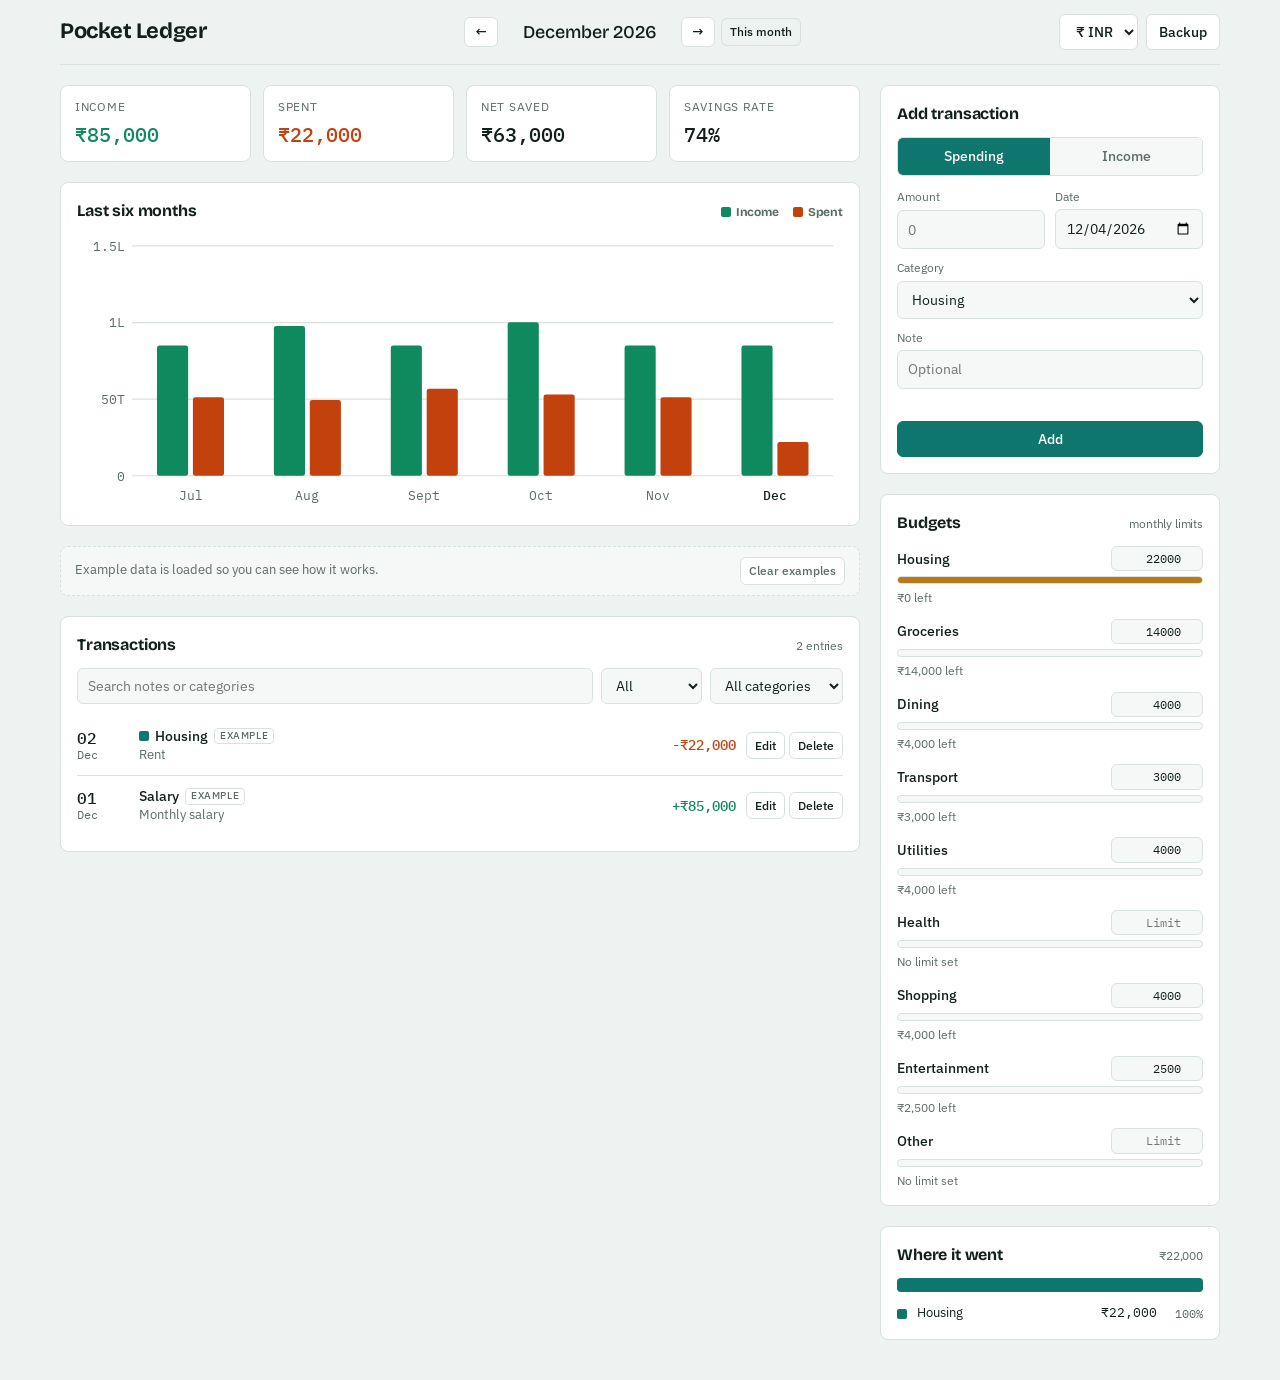
<file: index (1).html>
<!doctype html>
<html lang="en">
<head>
<meta charset="utf-8">
<meta name="viewport" content="width=device-width, initial-scale=1, viewport-fit=cover">
<meta name="color-scheme" content="light dark">
<title>Pocket Ledger</title>
<link rel="preconnect" href="https://fonts.googleapis.com">
<link rel="preconnect" href="https://fonts.gstatic.com" crossorigin>
<link href="https://fonts.googleapis.com/css2?family=Bricolage+Grotesque:opsz,wght@12..96,500;12..96,700&family=IBM+Plex+Sans:wght@400;500;600&family=IBM+Plex+Mono:wght@400;500&display=swap" rel="stylesheet">
<link rel="stylesheet" href="style.css">
</head>
<body>

<div class="wrap">
  <header class="bar">
    <div class="bar-in">
      <h1 class="brand">Pocket Ledger</h1>
      <div class="month" role="group" aria-label="Month">
        <button class="btn icon" id="prev" aria-label="Previous month">&#8592;</button>
        <div class="label" id="monthLabel" aria-live="polite"></div>
        <button class="btn icon" id="next" aria-label="Next month">&#8594;</button>
        <button class="btn small ghost" id="today">This month</button>
      </div>
      <div class="tools">
        <select class="btn" id="currency" aria-label="Currency">
          <option value="INR">₹ INR</option><option value="USD">$ USD</option><option value="EUR">€ EUR</option><option value="GBP">£ GBP</option>
        </select>
        <button class="btn" id="backupBtn">Backup</button>
      </div>
    </div>
  </header>

  <div class="grid">
    <div class="col main">
      <section class="sum" aria-label="Month summary">
        <div class="stat"><div class="k">Income</div><div class="v pos" id="sInc"></div></div>
        <div class="stat"><div class="k">Spent</div><div class="v neg" id="sExp"></div></div>
        <div class="stat net"><div class="k">Net saved</div><div class="v" id="sNet"></div></div>
        <div class="stat"><div class="k">Savings rate</div><div class="v" id="sRate"></div></div>
      </section>

      <section class="panel">
        <h2>Last six months <span class="legend"><span><i class="sw" style="background:var(--income)"></i>Income</span><span><i class="sw" style="background:var(--expense)"></i>Spent</span></span></h2>
        <svg class="chart" id="trend" viewBox="0 0 640 230" role="img" aria-label="Income and spending for the last six months"></svg>
      </section>

      <div id="exBanner"></div>

      <section class="panel">
        <h2>Transactions <small id="txCount"></small></h2>
        <div class="filters">
          <input type="search" id="q" placeholder="Search notes or categories" aria-label="Search">
          <select id="fType" aria-label="Type filter"><option value="all">All</option><option value="expense">Spending</option><option value="income">Income</option></select>
          <select id="fCat" aria-label="Category filter"></select>
        </div>
        <div class="list" id="list"></div>
      </section>
    </div>

    <div class="col side">
      <section class="panel form">
        <h2 id="formTitle">Add transaction</h2>
        <form id="form" novalidate>
          <div class="seg" role="group" aria-label="Type">
            <button type="button" id="tExp" aria-pressed="true">Spending</button>
            <button type="button" id="tInc" aria-pressed="false">Income</button>
          </div>
          <div class="row2">
            <div class="field"><label for="amount">Amount</label><input id="amount" type="number" inputmode="decimal" min="0" step="0.01" placeholder="0"></div>
            <div class="field"><label for="date">Date</label><input id="date" type="date"></div>
          </div>
          <div class="field"><label for="cat">Category</label><select id="cat"></select></div>
          <div class="field"><label for="note">Note</label><input id="note" type="text" maxlength="80" placeholder="Optional"></div>
          <p class="err" id="err" role="alert"></p>
          <div class="actions">
            <button type="submit" class="btn primary" id="save">Add</button>
            <button type="button" class="btn" id="cancel" hidden>Cancel</button>
          </div>
        </form>
      </section>

      <section class="panel">
        <h2>Budgets <small>monthly limits</small></h2>
        <div class="bud" id="budgets"></div>
      </section>

      <section class="panel">
        <h2>Where it went <small id="bkTotal"></small></h2>
        <div class="stack" id="stack"></div>
        <div class="bk" id="bk"></div>
      </section>
    </div>
  </div>
</div>

<div id="toastHost"></div>
<div id="modalHost"></div>

<script src="script.js"></script>

</body>
</html>
</file>
<file: style.css>
/* Layout: sticky month bar on top; wide screens = main column (summary, trend, transactions) + side column (entry form, budgets, breakdown); phone = single stack. */
:root {
  --bg: #eef2f0;
  --surface: #ffffff;
  --surface-2: #f5f8f7;
  --fg: #12201c;
  --muted: #5b6b66;
  --line: #d9e1de;
  --accent: #0f766e;
  --accent-fg: #ffffff;
  --income: #0f8a5f;
  --expense: #c2410c;
  --warn: #b7791f;
  --danger-bg: #fdece4;
  --c1: #0f766e; --c2: #2563a8; --c3: #8a5cc2; --c4: #c2410c; --c5: #b7791f;
  --c6: #c2477a; --c7: #4d7c0f; --c8: #0e7490; --c9: #6b7280;
  --font-display: "Bricolage Grotesque", "Segoe UI", system-ui, sans-serif;
  --font-body: "IBM Plex Sans", "Segoe UI", system-ui, sans-serif;
  --font-mono: "IBM Plex Mono", ui-monospace, "SFMono-Regular", Menlo, monospace;
}
@media (prefers-color-scheme: dark) {
  :root:not([data-theme="light"]) {
    --bg: #0d1513; --surface: #15201d; --surface-2: #1b2926; --fg: #e5eeea; --muted: #97aaa3;
    --line: #2a3a36; --accent: #3cc4b4; --accent-fg: #06201c; --income: #4cc994; --expense: #f0895a;
    --warn: #e3b25a; --danger-bg: #3a2218;
    --c1: #3cc4b4; --c2: #6aa6ee; --c3: #b996ec; --c4: #f0895a; --c5: #e3b25a;
    --c6: #ec79a8; --c7: #9bc95a; --c8: #4fc3dc; --c9: #98a2b0;
    color-scheme: dark;
  }
}
:root[data-theme="dark"] {
  --bg: #0d1513; --surface: #15201d; --surface-2: #1b2926; --fg: #e5eeea; --muted: #97aaa3;
  --line: #2a3a36; --accent: #3cc4b4; --accent-fg: #06201c; --income: #4cc994; --expense: #f0895a;
  --warn: #e3b25a; --danger-bg: #3a2218;
  --c1: #3cc4b4; --c2: #6aa6ee; --c3: #b996ec; --c4: #f0895a; --c5: #e3b25a;
  --c6: #ec79a8; --c7: #9bc95a; --c8: #4fc3dc; --c9: #98a2b0;
  color-scheme: dark;
}
* { box-sizing: border-box; }
body { margin: 0; }
[hidden] { display: none !important; }
body {
  background: var(--bg); color: var(--fg); font-family: var(--font-body); font-size: 14px; line-height: 1.45;
  padding-left: max(16px, env(safe-area-inset-left, 0px));
  padding-right: max(16px, env(safe-area-inset-right, 0px));
  padding-block: 0 40px;
}
body::before { content: ""; position: fixed; inset: 0 0 auto; height: env(safe-area-inset-top, 0px); z-index: 30; background: var(--bg); }
.wrap { max-width: 1160px; margin: 0 auto; }
button, input, select, textarea { font: inherit; color: inherit; }
button { cursor: pointer; }
:focus-visible { outline: 2px solid var(--accent); outline-offset: 2px; }
.num { font-family: var(--font-mono); font-variant-numeric: tabular-nums; }

/* top bar */
.bar { position: sticky; top: env(safe-area-inset-top, 0px); z-index: 20; background: var(--bg); padding-block: 14px; border-bottom: 1px solid var(--line); margin-bottom: 20px; }
.bar-in { display: flex; align-items: center; gap: 12px; flex-wrap: wrap; justify-content: space-between; }
.brand { font-family: var(--font-display); font-weight: 700; font-size: 22px; letter-spacing: -0.02em; margin: 0; }
.month { display: flex; align-items: center; gap: 6px; }
.month .label { font-family: var(--font-display); font-weight: 500; font-size: 18px; min-width: 9.5em; text-align: center; }
.tools { display: flex; gap: 8px; align-items: center; flex-wrap: wrap; }
.btn { border: 1px solid var(--line); background: var(--surface); border-radius: 6px; padding: 7px 12px; font-weight: 500; }
.btn:hover { border-color: var(--accent); }
.btn.primary { background: var(--accent); color: var(--accent-fg); border-color: var(--accent); }
.btn.primary:hover { filter: brightness(1.08); }
.btn.icon { padding: 7px 10px; line-height: 1; }
.btn.small { padding: 4px 8px; font-size: 12px; }
.btn.ghost { background: transparent; }
select.btn { padding-right: 6px; }

/* layout */
.grid { display: grid; grid-template-columns: minmax(0, 1fr) 340px; gap: 20px; align-items: start; }
.col { display: grid; gap: 20px; min-width: 0; }
@media (max-width: 920px) { .grid { grid-template-columns: minmax(0, 1fr); } .side { order: -1; } }
.panel { background: var(--surface); border: 1px solid var(--line); border-radius: 8px; padding: 16px; min-width: 0; }
.panel h2 { font-family: var(--font-display); font-size: 16px; font-weight: 700; margin: 0 0 12px; letter-spacing: -0.01em; display: flex; justify-content: space-between; align-items: baseline; gap: 8px; }
.panel h2 small { font-family: var(--font-body); font-weight: 400; font-size: 12px; color: var(--muted); }

/* summary */
.sum { display: grid; grid-template-columns: repeat(4, minmax(0, 1fr)); gap: 12px; }
@media (max-width: 640px) { .sum { grid-template-columns: repeat(2, minmax(0, 1fr)); } }
.stat { background: var(--surface); border: 1px solid var(--line); border-radius: 8px; padding: 12px 14px; min-width: 0; }
.stat .k { font-size: 12px; color: var(--muted); text-transform: uppercase; letter-spacing: 0.06em; }
.stat .v { font-family: var(--font-mono); font-variant-numeric: tabular-nums; font-size: 20px; font-weight: 500; margin-top: 4px; overflow-wrap: anywhere; }
.stat.net .v { color: var(--fg); }
.pos { color: var(--income); } .neg { color: var(--expense); }

/* trend chart */
.chart { width: 100%; height: auto; display: block; }
.chart text { fill: var(--muted); font-family: var(--font-mono); font-size: 11px; }
.chart .grid-l { stroke: var(--line); stroke-width: 1; }
.chart .b-inc { fill: var(--income); } .chart .b-exp { fill: var(--expense); }
.chart .sel { fill: var(--fg); font-weight: 500; }
.legend { display: flex; gap: 14px; font-size: 12px; color: var(--muted); }
.sw { display: inline-block; width: 10px; height: 10px; border-radius: 2px; margin-right: 5px; vertical-align: -1px; }

/* form */
.side .panel.form { position: sticky; top: calc(env(safe-area-inset-top, 0px) + 76px); }
@media (max-width: 920px) { .side .panel.form { position: static; } }
.seg { display: grid; grid-template-columns: 1fr 1fr; border: 1px solid var(--line); border-radius: 6px; overflow: hidden; margin-bottom: 12px; }
.seg button { border: 0; background: var(--surface-2); padding: 8px; font-weight: 500; color: var(--muted); }
.seg button[aria-pressed="true"] { background: var(--accent); color: var(--accent-fg); }
.field { display: grid; gap: 4px; margin-bottom: 10px; min-width: 0; }
.field label { font-size: 12px; color: var(--muted); }
.field input, .field select, textarea {
  width: 100%; background: var(--surface-2); border: 1px solid var(--line); border-radius: 6px; padding: 8px 10px; min-width: 0;
}
.field input:focus, .field select:focus, textarea:focus { border-color: var(--accent); }
.row2 { display: grid; grid-template-columns: 1fr 1fr; gap: 10px; }
.actions { display: flex; gap: 8px; }
.actions .btn { flex: 1; }
.err { color: var(--expense); font-size: 12px; min-height: 16px; margin: 0 0 6px; }

/* budgets */
.bud { display: grid; gap: 12px; }
.bud-row { display: grid; gap: 5px; }
.bud-top { display: flex; align-items: center; justify-content: space-between; gap: 8px; }
.bud-top .nm { font-weight: 500; min-width: 0; overflow-wrap: anywhere; }
.bud-top input { width: 92px; text-align: right; background: var(--surface-2); border: 1px solid var(--line); border-radius: 6px; padding: 3px 6px; font-family: var(--font-mono); font-size: 12px; }
.track { height: 8px; border-radius: 4px; background: var(--surface-2); border: 1px solid var(--line); overflow: hidden; }
.fill { height: 100%; background: var(--accent); }
.fill.warn { background: var(--warn); } .fill.over { background: var(--expense); }
.bud-note { font-size: 12px; color: var(--muted); }
.bud-note.over { color: var(--expense); }

/* breakdown */
.stack { display: flex; height: 14px; border-radius: 4px; overflow: hidden; background: var(--surface-2); margin-bottom: 12px; }
.stack span { display: block; height: 100%; }
.bk { display: grid; gap: 6px; }
.bk-row { display: grid; grid-template-columns: 12px minmax(0, 1fr) auto auto; gap: 8px; align-items: center; font-size: 13px; }
.bk-row .sw { margin: 0; width: 10px; height: 10px; }
.bk-row .pct { color: var(--muted); font-family: var(--font-mono); font-size: 12px; min-width: 3.2em; text-align: right; }

/* transactions */
.filters { display: flex; gap: 8px; flex-wrap: wrap; margin-bottom: 12px; }
.filters input, .filters select { background: var(--surface-2); border: 1px solid var(--line); border-radius: 6px; padding: 7px 10px; min-width: 0; }
.filters input[type="search"] { flex: 1 1 160px; }
.list { display: grid; }
.tx { display: grid; grid-template-columns: 52px minmax(0, 1fr) auto auto; gap: 10px; align-items: center; padding: 10px 0; border-top: 1px solid var(--line); }
.tx:first-child { border-top: 0; }
.tx .d { font-family: var(--font-mono); font-size: 12px; color: var(--muted); line-height: 1.2; }
.tx .d b { display: block; font-size: 16px; color: var(--fg); font-weight: 500; }
.tx .mid { min-width: 0; }
.tx .cat { font-weight: 500; display: flex; align-items: center; gap: 6px; flex-wrap: wrap; }
.tx .note { color: var(--muted); font-size: 13px; overflow-wrap: anywhere; }
.tag { font-size: 10px; text-transform: uppercase; letter-spacing: 0.06em; border: 1px solid var(--line); color: var(--muted); border-radius: 4px; padding: 0 5px; }
.tx .amt { font-family: var(--font-mono); font-variant-numeric: tabular-nums; font-weight: 500; text-align: right; }
.tx .ops { display: flex; gap: 4px; }
@media (max-width: 520px) {
  .tx { grid-template-columns: 44px minmax(0, 1fr) auto; }
  .tx .ops { grid-column: 2 / 4; justify-content: flex-end; }
}
.empty { color: var(--muted); padding: 24px 8px; text-align: center; }
.examples { background: var(--surface-2); border: 1px dashed var(--line); border-radius: 8px; padding: 10px 14px; display: flex; justify-content: space-between; align-items: center; gap: 10px; flex-wrap: wrap; font-size: 13px; color: var(--muted); }

/* toast + modal */
.toast { position: fixed; left: 50%; transform: translateX(-50%); bottom: calc(20px + env(safe-area-inset-bottom, 0px)); background: var(--fg); color: var(--bg); padding: 10px 14px; border-radius: 8px; display: flex; gap: 12px; align-items: center; z-index: 50; max-width: calc(100vw - 32px); }
.toast button { background: transparent; border: 0; color: var(--bg); text-decoration: underline; font-weight: 600; padding: 0; }
.overlay { position: fixed; inset: 0; background: rgba(0,0,0,.5); z-index: 60; display: grid; place-items: center; padding: 16px; }
.modal { background: var(--surface); border: 1px solid var(--line); border-radius: 10px; padding: 18px; width: min(560px, 100%); max-height: 90vh; overflow: auto; }
.modal h3 { font-family: var(--font-display); margin: 0 0 6px; font-size: 18px; }
.modal p { color: var(--muted); margin: 0 0 10px; }
.modal textarea { height: 120px; font-family: var(--font-mono); font-size: 11px; resize: vertical; margin-bottom: 8px; }
.modal .actions { margin-bottom: 14px; }
.modal hr { border: 0; border-top: 1px solid var(--line); margin: 14px 0; }
@media (prefers-reduced-motion: reduce) { * { transition: none !important; animation: none !important; } }
.fill { transition: width .3s ease; }
</file>
